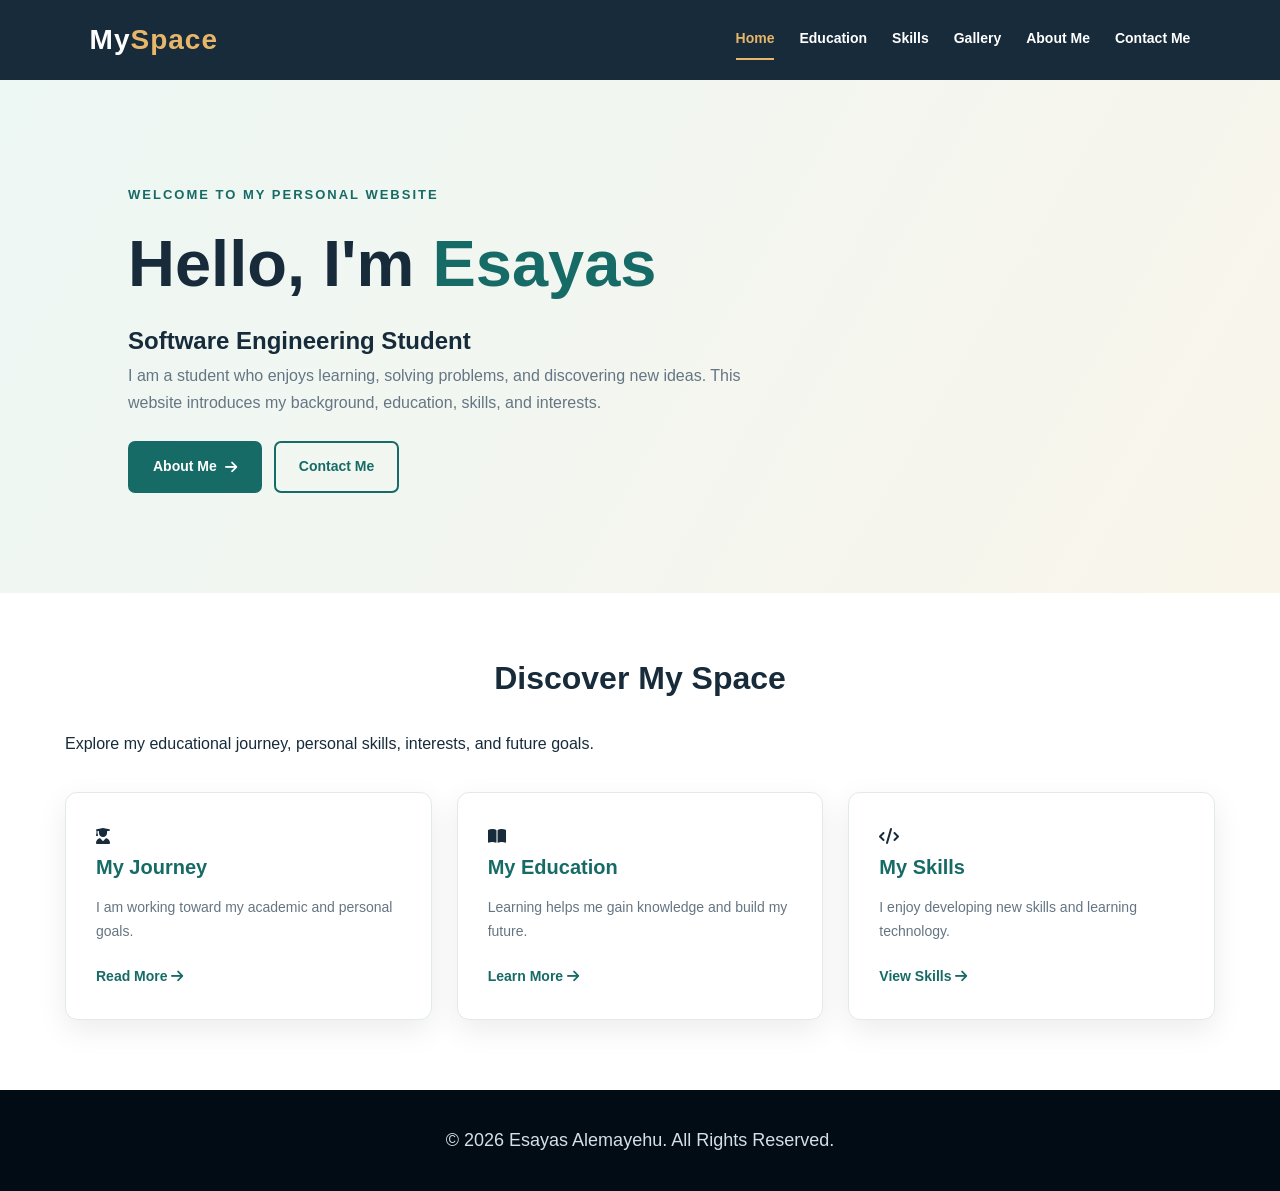
<file: index.html>
<!DOCTYPE html>
<html lang="en">

<head>
    <meta charset="UTF-8">
    <meta name="viewport" content="width=device-width, initial-scale=1.0">

    <title >MySpace |Home</title>

    <link rel="stylesheet" href="style.css">

    <link rel="preconnect" href="https://fonts.googleapis.com">
    <link href="https://fonts.googleapis.com/css2?family=Poppins:wght@300;400;500;600;700;800&display=swap" rel="stylesheet">

    <link rel="stylesheet" href="https://cdnjs.cloudflare.com/ajax/libs/font-awesome/6.5.0/css/all.min.css">
</head>

<body>

<header class="header">

    <a href="index.html" class="logo">
        My<span>Space</span>
    </a>

    <button class="menu-btn" id="menuBtn" aria-label="Open menu">
        <i class="fas fa-bars"></i>
    </button>

    <nav class="nav" id="navMenu">

        <button class="close-btn" id="closeBtn" aria-label="Close menu">
            &times;
        </button>

        <a href="index.html" class="active">Home</a>
        <a href="Education.html">Education</a>
        <a href="skills.html">Skills</a>
        <a href="gallery.html">Gallery</a>
        <a href="about.html">About Me</a>
        <a href="contact.html">Contact Me</a>

    </nav>

</header>


<main>

    <!-- HERO SECTION -->

    <section class="hero">

        <div class="hero-content">

            <p class="subtitle">
                WELCOME TO MY PERSONAL WEBSITE
            </p>

            <h1>
                Hello, I'm <span>Esayas</span>
            </h1>

            <h2>
                Software Engineering Student
            </h2>

            <p>
                I am a student who enjoys learning, solving problems,
                and discovering new ideas. This website introduces
                my background, education, skills, and interests.
            </p>

            <div class="hero-buttons">

                <a href="about.html" class="btn">
                    About Me <i class="fas fa-arrow-right"></i>
                </a>

                <a href="contact.html" class="btn secondary">
                    Contact Me
                </a>

            </div>
<!--
            <div class="social-links">

                <a href="mailto:Esayassoft67@gmail.com">
                    <i class="fas fa-envelope"></i>
                </a>

                <a href="#">
                    <i class="fab fa-telegram"></i>
                </a>

                <a href="#">
                    <i class="fab fa-linkedin"></i>
                </a>

            </div>

            -->

        </div>

        <!--

        <div class="hero-decoration">

            <div class="hero-circle">
                <i class="fas fa-laptop-code"></i>
            </div>

        </div>
-->
    </section>


    <!-- INTRODUCTION -->

    <section class="container">

        <h2 class="section-title">
            Discover My Space
        </h2>

        <p class="section-description">
            Explore my educational journey, personal skills,
            interests, and future goals.
        </p>

        <div class="cards">

            <article class="card">

                <div class="card-icon">
                    <i class="fas fa-user-graduate"></i>
                </div>

                <h3>My Journey</h3>

                <p>
                    I am working toward my academic
                    and personal goals.
                </p>

                <a href="about.html">
                    Read More <i class="fas fa-arrow-right"></i>
                </a>

            </article>


            <article class="card">

                <div class="card-icon">
                    <i class="fas fa-book-open"></i>
                </div>

                <h3>My Education</h3>

                <p>
                    Learning helps me gain knowledge
                    and build my future.
                </p>

                <a href="Education.html">
                    Learn More <i class="fas fa-arrow-right"></i>
                </a>

            </article>


            <article class="card">

                <div class="card-icon">
                    <i class="fas fa-code"></i>
                </div>

                <h3>My Skills</h3>

                <p>
                    I enjoy developing new skills
                    and learning technology.
                </p>

                <a href="skills.html">
                    View Skills <i class="fas fa-arrow-right"></i>
                </a>

            </article>

        </div>

    </section>


    <!-- QUOTE -->
<!--
    <section class="quote">

        <i class="fas fa-quote-left"></i>

        <h2>My Personal Motto</h2>

        <p>
            "Success comes from hard work,
            patience, and consistency."
        </p>

        <span>— Esayas Alemayehu</span>

    </section>
-->
</main>


<footer class="footer">

    <p>
        &copy; 2026 Esayas Alemayehu.
        All Rights Reserved.
    </p>

</footer>


<script src="script.js"></script>

</body>
</html>
</file>
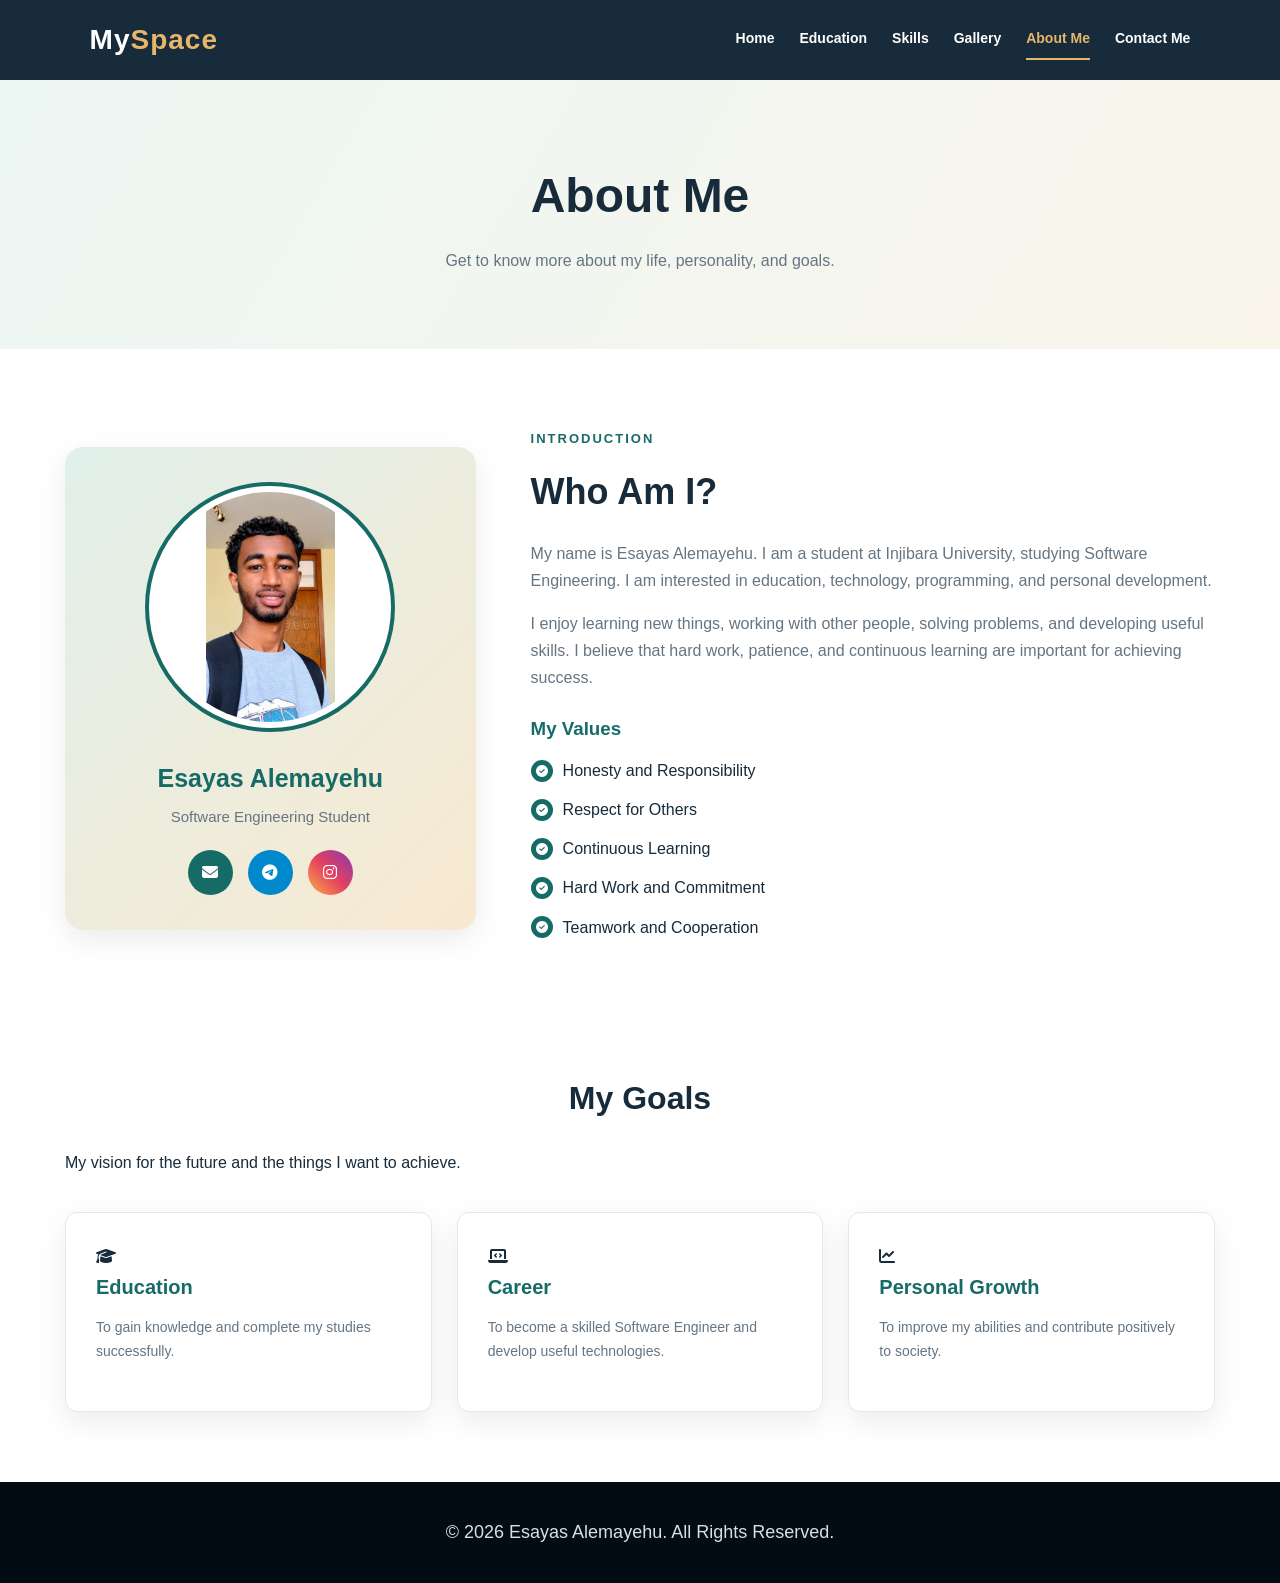
<file: about.html>
<!DOCTYPE html>
<html lang="en">

<head>

    <meta charset="UTF-8">
    <meta name="viewport" content="width=device-width, initial-scale=1.0">

    <title>MySpace |About Me </title>

    <link rel="stylesheet" href="style.css">

    <link rel="stylesheet" href="https://cdnjs.cloudflare.com/ajax/libs/font-awesome/6.5.0/css/all.min.css">

</head>

<body>

<header class="header">

    <a href="index.html" class="logo">
        My<span>Space</span>
    </a>

    <button class="menu-btn" id="menuBtn">
        <i class="fas fa-bars"></i>
    </button>

    <nav class="nav" id="navMenu">

        <button class="close-btn" id="closeBtn">&times;</button>

        <a href="index.html">Home</a>
        <a href="Education.html">Education</a>
        <a href="skills.html">Skills</a>
        <a href="gallery.html">Gallery</a>
        <a href="about.html" class="active">About Me</a>
        <a href="contact.html">Contact Me</a>

    </nav>

</header>


<main>

    <section class="page-header">

        <h1>About Me</h1>

        <p>
            Get to know more about my life, personality, and goals.
        </p>

    </section>


    <!-- ABOUT SECTION -->

    <section class="container about-section">

        <!-- PROFILE IMAGE -->

        <div class="profile-box">

            <div class="profile-image">

                <img src="esayas.jpg"
                     alt="Esayas Alemayehu">

            </div>

            <h2>Esayas Alemayehu</h2>

            <p>Software Engineering Student</p>

            <div class="profile-social">

                <a href="mailto:Esayassoft67@gmail.com">
                    <i class="fas fa-envelope"></i>
                </a>

               <a href="https://t.me/esayas67" target="_blank">
                <i class="fab fa-telegram"></i>
           </a>

                <a href="https://www.instagram.com/esayas621/" target="_blank">
          <i class="fab fa-instagram"></i>
         </a>

            </div>

        </div>


        <!-- ABOUT TEXT -->

        <article class="about-text">

            <span class="small-heading">INTRODUCTION</span>

            <h2>Who Am I?</h2>

            <p>
                My name is Esayas Alemayehu. I am a student at
                Injibara University, studying Software Engineering.

                I am interested in education, technology,
                programming, and personal development.
            </p>

            <p>
                I enjoy learning new things, working with other
                people, solving problems, and developing useful
                skills.

                I believe that hard work, patience, and continuous
                learning are important for achieving success.
            </p>

            <h3>My Values</h3>

            <ul class="values-list">

                <li>
                    <i class="fas fa-check-circle"></i>
                    Honesty and Responsibility
                </li>

                <li>
                    <i class="fas fa-check-circle"></i>
                    Respect for Others
                </li>

                <li>
                    <i class="fas fa-check-circle"></i>
                    Continuous Learning
                </li>

                <li>
                    <i class="fas fa-check-circle"></i>
                    Hard Work and Commitment
                </li>

                <li>
                    <i class="fas fa-check-circle"></i>
                    Teamwork and Cooperation
                </li>

            </ul>

        </article>

    </section>


    <!-- GOALS -->

    <section class="container">

        <h2 class="section-title">My Goals</h2>

        <p class="section-description">
            My vision for the future and the things I want to achieve.
        </p>

        <div class="cards">

            <article class="card">

                <div class="card-icon">
                    <i class="fas fa-graduation-cap"></i>
                </div>

                <h3>Education</h3>

                <p>
                    To gain knowledge and complete my studies successfully.
                </p>

            </article>


            <article class="card">

                <div class="card-icon">
                    <i class="fas fa-laptop-code"></i>
                </div>

                <h3>Career</h3>

                <p>
                    To become a skilled Software Engineer
                    and develop useful technologies.
                </p>

            </article>


            <article class="card">

                <div class="card-icon">
                    <i class="fas fa-chart-line"></i>
                </div>

                <h3>Personal Growth</h3>

                <p>
                    To improve my abilities and contribute
                    positively to society.
                </p>

            </article>

        </div>

    </section>

</main>


<footer class="footer">

    <p>
        &copy; 2026 Esayas Alemayehu. All Rights Reserved.
    </p>

</footer>


<script src="script.js"></script>

</body>
</html>
</file>
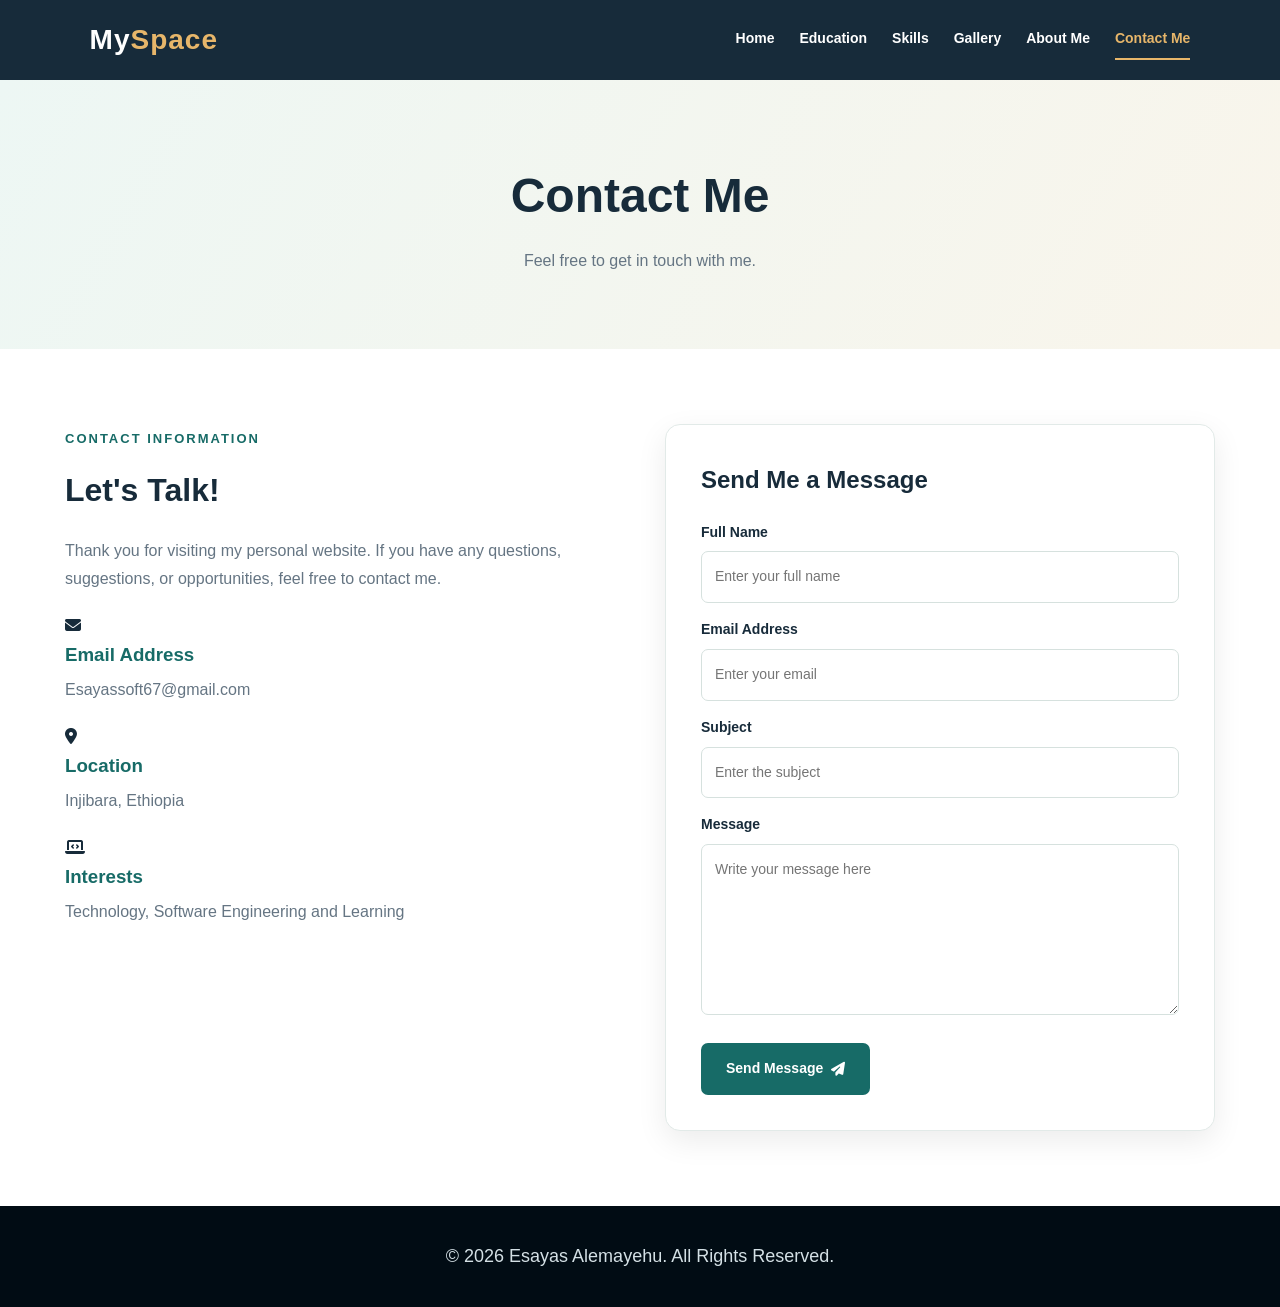
<file: contact.html>
<!DOCTYPE html>
<html lang="en">

<head>

    <meta charset="UTF-8">
    <meta name="viewport" content="width=device-width, initial-scale=1.0">

    <title>MySpace |Contact Me </title>

    <link rel="stylesheet" href="style.css">

    <link rel="stylesheet" href="https://cdnjs.cloudflare.com/ajax/libs/font-awesome/6.5.0/css/all.min.css">

</head>

<body>

<header class="header">

    <a href="index.html" class="logo">My<span>Space</span></a>

    <button class="menu-btn" id="menuBtn">
        <i class="fas fa-bars"></i>
    </button>

    <nav class="nav" id="navMenu">

        <button class="close-btn" id="closeBtn">&times;</button>

        <a href="index.html">Home</a>
        <a href="Education.html">Education</a>
        <a href="skills.html">Skills</a>
        <a href="gallery.html">Gallery</a>
        <a href="about.html">About Me</a>
        <a href="contact.html" class="active">Contact Me</a>

    </nav>

</header>


<main>

    <section class="page-header">

        <h1>Contact Me</h1>

        <p>Feel free to get in touch with me.</p>

    </section>


    <section class="container contact-layout">


        <article class="contact-info">

            <span class="small-heading">CONTACT INFORMATION</span>

            <h2>Let's Talk!</h2>

            <p>
                Thank you for visiting my personal website.
                If you have any questions, suggestions,
                or opportunities, feel free to contact me.
            </p>


            <div class="contact-detail">

                <i class="fas fa-envelope"></i>

                <div>

                    <h3>Email Address</h3>

                    <p>Esayassoft67@gmail.com</p>

                </div>

            </div>


            <div class="contact-detail">

                <i class="fas fa-location-dot"></i>

                <div>

                    <h3>Location</h3>

                    <p>Injibara, Ethiopia</p>

                </div>

            </div>


            <div class="contact-detail">

                <i class="fas fa-laptop-code"></i>

                <div>

                    <h3>Interests</h3>

                    <p>Technology, Software Engineering and Learning</p>

                </div>

            </div>

        </article>


        <form class="contact-form"
              action="mailto:Esayassoft67@gmail.com"
              method="post"
              enctype="text/plain">

            <h2>Send Me a Message</h2>


            <label for="name">Full Name</label>

            <input type="text"
                   id="name"
                   name="Name"
                   placeholder="Enter your full name"
                   required>


            <label for="email">Email Address</label>

            <input type="email"
                   id="email"
                   name="Email"
                   placeholder="Enter your email"
                   required>


            <label for="subject">Subject</label>

            <input type="text"
                   id="subject"
                   name="Subject"
                   placeholder="Enter the subject"
                   required>


            <label for="message">Message</label>

            <textarea id="message"
                      name="Message"
                      rows="6"
                      placeholder="Write your message here"
                      required></textarea>


            <button type="submit" class="btn" onclick="alert('Your are secussfuly sent!')">

                Send Message <i class="fas fa-paper-plane"></i>

            </button>

        </form>

    </section>

</main>


<footer class="footer">

    <p>&copy; 2026 Esayas Alemayehu. All Rights Reserved.</p>

</footer>


<script src="script.js"></script>

</body>
</html>
</file>
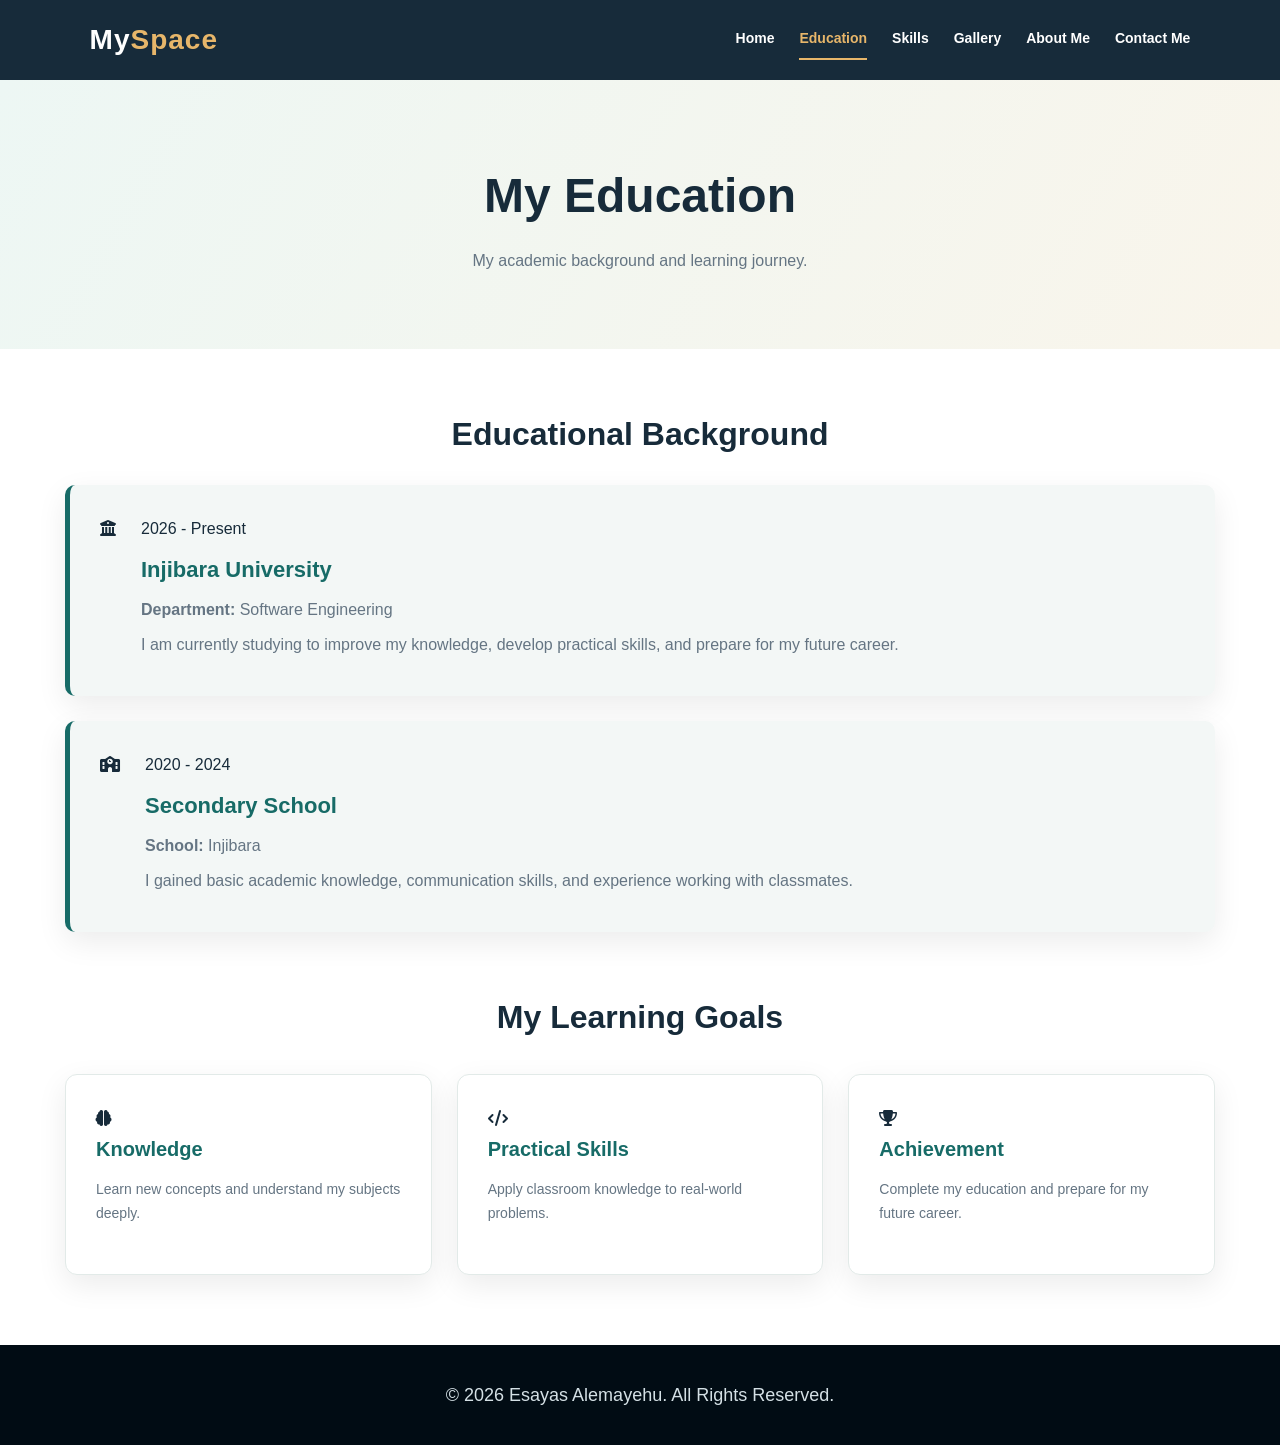
<file: Education.html>
<!DOCTYPE html>
<html lang="en">

<head>

    <meta charset="UTF-8">
    <meta name="viewport" content="width=device-width, initial-scale=1.0">

    <title>MySpace |Education  </title>

    <link rel="stylesheet" href="style.css">

    <link rel="stylesheet" href="https://cdnjs.cloudflare.com/ajax/libs/font-awesome/6.5.0/css/all.min.css">

</head>

<body>

<header class="header">

    <a href="index.html" class="logo">My<span>Space</span></a>

    <button class="menu-btn" id="menuBtn">
        <i class="fas fa-bars"></i>
    </button>

    <nav class="nav" id="navMenu">

        <button class="close-btn" id="closeBtn">&times;</button>

        <a href="index.html">Home</a>
        <a href="Education.html" class="active">Education</a>
        <a href="skills.html">Skills</a>
        <a href="gallery.html">Gallery</a>
        <a href="about.html">About Me</a>
        <a href="contact.html">Contact Me</a>

    </nav>

</header>


<main>

    <section class="page-header">

        <h1>My Education</h1>

        <p>My academic background and learning journey.</p>

    </section>


    <section class="container">

        <h2 class="section-title">Educational Background</h2>

        <div class="education-item">

            <div class="education-icon">
                <i class="fas fa-university"></i>
            </div>

            <div>

                <span class="education-date">2026 - Present</span>

                <h3>Injibara University</h3>

                <p><strong>Department:</strong> Software Engineering</p>

                <p>
                    I am currently studying to improve my knowledge,
                    develop practical skills, and prepare for my
                    future career.
                </p>

            </div>

        </div>


        <div class="education-item">

            <div class="education-icon">
                <i class="fas fa-school"></i>
            </div>

            <div>

                <span class="education-date">2020 - 2024</span>

                <h3>Secondary School</h3>

                <p><strong>School:</strong> Injibara</p>

                <p>
                    I gained basic academic knowledge,
                    communication skills, and experience
                    working with classmates.
                </p>

            </div>

        </div>

    </section>


    <section class="container">

        <h2 class="section-title">My Learning Goals</h2>

        <div class="cards">

            <article class="card">

                <div class="card-icon">
                    <i class="fas fa-brain"></i>
                </div>

                <h3>Knowledge</h3>

                <p>
                    Learn new concepts and understand
                    my subjects deeply.
                </p>

            </article>


            <article class="card">

                <div class="card-icon">
                    <i class="fas fa-code"></i>
                </div>

                <h3>Practical Skills</h3>

                <p>
                    Apply classroom knowledge
                    to real-world problems.
                </p>

            </article>


            <article class="card">

                <div class="card-icon">
                    <i class="fas fa-trophy"></i>
                </div>

                <h3>Achievement</h3>

                <p>
                    Complete my education and prepare
                    for my future career.
                </p>

            </article>

        </div>

    </section>

</main>


<footer class="footer">

    <p>&copy; 2026 Esayas Alemayehu. All Rights Reserved.</p>

</footer>


<script src="script.js"></script>

</body>
</html>
</file>
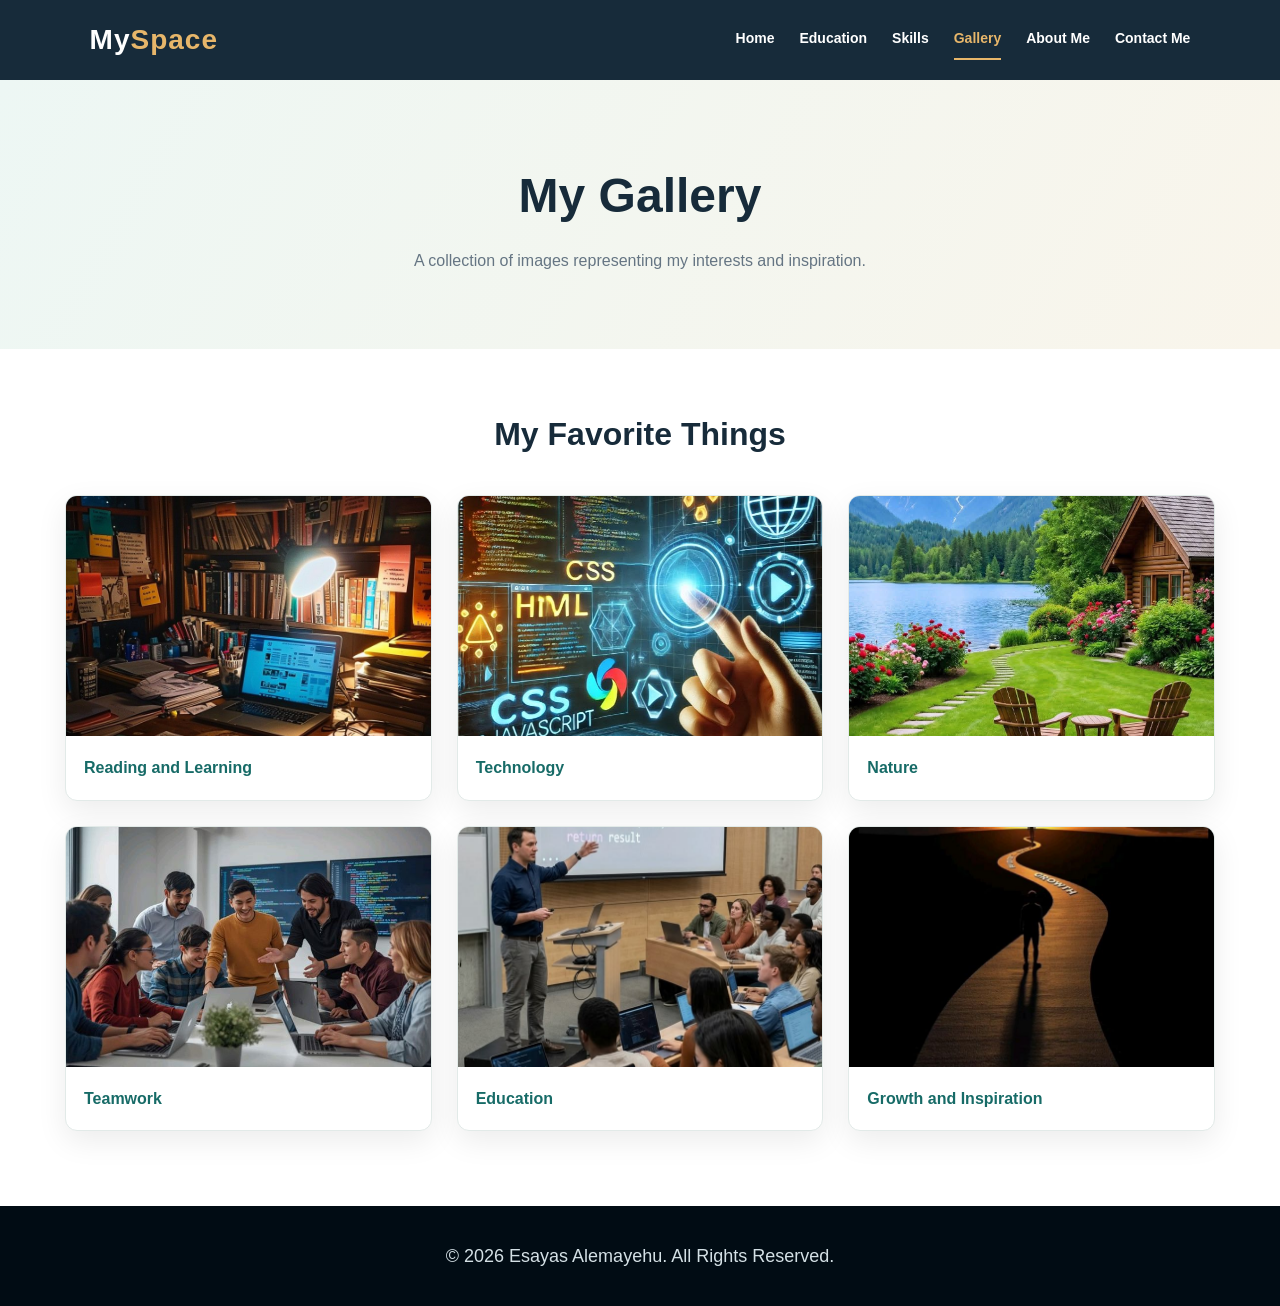
<file: gallery.html>
<!DOCTYPE html>
<html lang="en">

<head>

    <meta charset="UTF-8">
    <meta name="viewport" content="width=device-width, initial-scale=1.0">

    <title>MySpace |Gallery </title>

    <link rel="stylesheet" href="style.css">

    <link rel="stylesheet" href="https://cdnjs.cloudflare.com/ajax/libs/font-awesome/6.5.0/css/all.min.css">

</head>

<body>

<header class="header">

    <a href="index.html" class="logo">My<span>Space</span></a>

    <button class="menu-btn" id="menuBtn">
        <i class="fas fa-bars"></i>
    </button>

    <nav class="nav" id="navMenu">

        <button class="close-btn" id="closeBtn">&times;</button>

        <a href="index.html">Home</a>
        <a href="Education.html">Education</a>
        <a href="skills.html">Skills</a>
        <a href="gallery.html" class="active">Gallery</a>
        <a href="about.html">About Me</a>
        <a href="contact.html">Contact Me</a>

    </nav>

</header>


<main>

    <section class="page-header">

        <h1>My Gallery</h1>

        <p>
            A collection of images representing my interests and inspiration.
        </p>

    </section>


    <section class="container">

        <h2 class="section-title">My Favorite Things</h2>

        <div class="gallery">

            <figure>

                <img src="reading and learning.jpg"
                     alt="Reading and learning">

                <figcaption>Reading and Learning</figcaption>

            </figure>


            <figure>

                <img src="technology.jpg"
                     alt="Technology">

                <figcaption>Technology</figcaption>

            </figure>


            <figure>

                <img src="nature.jpg"
                     alt="Nature">

                <figcaption>Nature</figcaption>

            </figure>


            <figure>

                <img src="teamwork.jpg"
                     alt="Teamwork">

                <figcaption>Teamwork</figcaption>

            </figure>


            <figure>

                <img src="education.jpg"
                     alt="Education">

                <figcaption>Education</figcaption>

            </figure>


            <figure>

                <img src="growth and inspir.jpg"
                     alt="Growth and inspiration">

                <figcaption>Growth and Inspiration</figcaption>

            </figure>

        </div>

    </section>

</main>


<footer class="footer">

    <p>&copy; 2026 Esayas Alemayehu. All Rights Reserved.</p>

</footer>


<script src="script.js"></script>

</body>
</html>
</file>
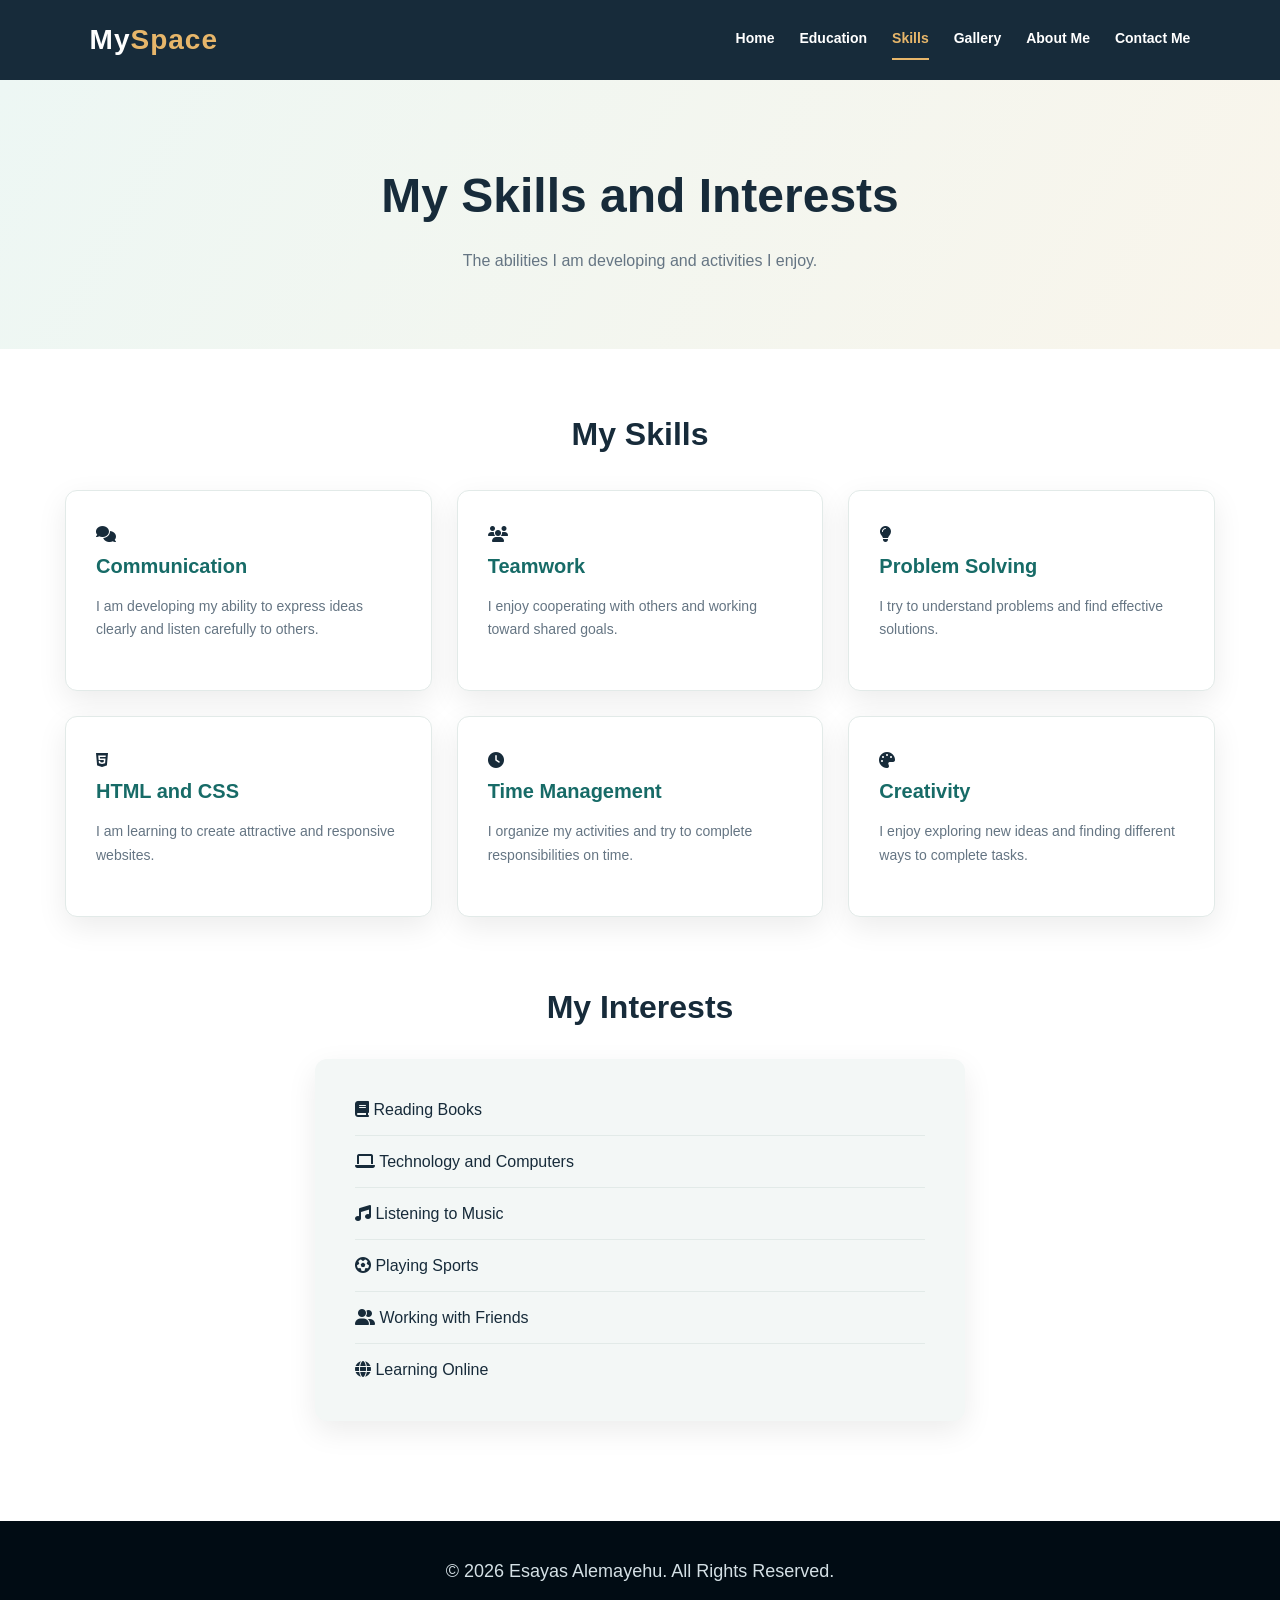
<file: skills.html>
<!DOCTYPE html>
<html lang="en">

<head>

    <meta charset="UTF-8">
    <meta name="viewport" content="width=device-width, initial-scale=1.0">

    <title>MySpace |Skills </title>

    <link rel="stylesheet" href="style.css">

    <link rel="stylesheet" href="https://cdnjs.cloudflare.com/ajax/libs/font-awesome/6.5.0/css/all.min.css">

</head>

<body>

<header class="header">

    <a href="index.html" class="logo">My<span>Space</span></a>

    <button class="menu-btn" id="menuBtn">
        <i class="fas fa-bars"></i>
    </button>

    <nav class="nav" id="navMenu">

        <button class="close-btn" id="closeBtn">&times;</button>

        <a href="index.html">Home</a>
        <a href="Education.html">Education</a>
        <a href="skills.html" class="active">Skills</a>
        <a href="gallery.html">Gallery</a>
        <a href="about.html">About Me</a>
        <a href="contact.html">Contact Me</a>

    </nav>

</header>


<main>

    <section class="page-header">

        <h1>My Skills and Interests</h1>

        <p>The abilities I am developing and activities I enjoy.</p>

    </section>


    <section class="container">

        <h2 class="section-title">My Skills</h2>

        <div class="cards">

            <article class="card">

                <div class="card-icon">
                    <i class="fas fa-comments"></i>
                </div>

                <h3>Communication</h3>

                <p>
                    I am developing my ability to express ideas
                    clearly and listen carefully to others.
                </p>

            </article>


            <article class="card">

                <div class="card-icon">
                    <i class="fas fa-users"></i>
                </div>

                <h3>Teamwork</h3>

                <p>
                    I enjoy cooperating with others and
                    working toward shared goals.
                </p>

            </article>


            <article class="card">

                <div class="card-icon">
                    <i class="fas fa-lightbulb"></i>
                </div>

                <h3>Problem Solving</h3>

                <p>
                    I try to understand problems and
                    find effective solutions.
                </p>

            </article>


            <article class="card">

                <div class="card-icon">
                    <i class="fab fa-html5"></i>
                </div>

                <h3>HTML and CSS</h3>

                <p>
                    I am learning to create attractive
                    and responsive websites.
                </p>

            </article>


            <article class="card">

                <div class="card-icon">
                    <i class="fas fa-clock"></i>
                </div>

                <h3>Time Management</h3>

                <p>
                    I organize my activities and try
                    to complete responsibilities on time.
                </p>

            </article>


            <article class="card">

                <div class="card-icon">
                    <i class="fas fa-palette"></i>
                </div>

                <h3>Creativity</h3>

                <p>
                    I enjoy exploring new ideas and
                    finding different ways to complete tasks.
                </p>

            </article>

        </div>

    </section>


    <section class="container interests">

        <h2 class="section-title">My Interests</h2>

        <ul>

            <li><i class="fas fa-book"></i> Reading Books</li>

            <li><i class="fas fa-laptop"></i> Technology and Computers</li>

            <li><i class="fas fa-music"></i> Listening to Music</li>

            <li><i class="fas fa-futbol"></i> Playing Sports</li>

            <li><i class="fas fa-user-group"></i> Working with Friends</li>

            <li><i class="fas fa-globe"></i> Learning Online</li>

        </ul>

    </section>

</main>


<footer class="footer">

    <p>&copy; 2026 Esayas Alemayehu. All Rights Reserved.</p>

</footer>


<script src="script.js"></script>

</body>
</html>
</file>
<file: style.css>
/* =====================================================
   MYSPACE - PERSONAL PORTFOLIO WEBSITE
   Developed by Esayas Alemayehu
   Professional Responsive Design
===================================================== */

/* 1. GLOBAL SETTINGS */

* {
    margin: 0;
    padding: 0;
    box-sizing: border-box;
}

:root {
    --primary: #176b67;
    --primary-dark: #104f4c;
    --accent: #e7b66a;
    --text: #172b3a;
    --muted: #657583;
    --background: #ffffff;
    --light: #f3f7f6;
    --border: #e2eae8;
    --shadow: 0 10px 30px rgba(0, 0, 0, 0.08);
}

html {
    scroll-behavior: smooth;
}

body {
    min-height: 100vh;
    font-family: Arial, Helvetica, sans-serif;
    line-height: 1.7;
    color: var(--text);
    background: var(--background);
    overflow-x: hidden;
    padding-top: 80px;
}

a {
    text-decoration: none;
    color: inherit;
}

button,
input,
textarea {
    font: inherit;
}

img {
    max-width: 100%;
}

.container,
.contianer {
    width: 90%;
    max-width: 1150px;
    margin: 0 auto;
}


/* =====================================================
   2. HEADER AND NAVIGATION
===================================================== */

.header {
    width: 100%;
    min-height: 80px;
    padding: 15px 7%;
    background: #172b3a;

    display: flex;
    justify-content: space-between;
    align-items: center;
    gap: 25px;

    /* Fixed header - does not scroll */
    position: fixed;
    top: 0;
    left: 0;
    right: 0;
    z-index: 1000;
}

.lh,
.logo {
    display: inline-block;
    color: white;
    font-size: 28px;
    font-weight: 800;
    letter-spacing: 1px;
    white-space: nowrap;
}

.lh span,
.logo span {
    color: var(--accent);
}

.lh:hover,
.logo:hover {
    color: var(--accent);
}

.nav {
    display: flex;
    align-items: center;
    justify-content: flex-end;
    gap: 25px;
}

.nav a {
    color: white;
    font-size: 14px;
    font-weight: 600;
    padding: 7px 0;
    border-bottom: 2px solid transparent;
    transition: 0.3s;
}

.nav a:hover,
.nav a.active {
    color: var(--accent);
    border-bottom-color: var(--accent);
}

.menu-btn,
.close-btn {
    display: none;
    background: transparent;
    border: none;
    color: white;
    font-size: 28px;
    cursor: pointer;
}


/* =====================================================
   3. HOME PAGE
===================================================== */

.hero {
    min-height: 500px;
    padding: 100px 10%;

    display: flex;
    justify-content: space-between;
    align-items: center;
    gap: 40px;

    background: linear-gradient(
        120deg,
        #edf7f4,
        #f9f5eb
    );
}

.subtitle,
.small-heading {
    display: inline-block;
    color: var(--primary);
    font-size: 13px;
    font-weight: 700;
    letter-spacing: 2px;
}

.hero h1 {
    font-size: clamp(38px, 6vw, 65px);
    line-height: 1.2;
    margin: 18px 0;
    font-weight: 800;
}

.hero h1 span {
    color: var(--primary);
}

.hero p:not(.subtitle) {
    max-width: 650px;
    color: var(--muted);
    margin-bottom: 25px;
}

.hero-buttons {
    display: flex;
    flex-wrap: wrap;
    gap: 12px;
}


/* =====================================================
   4. BUTTONS
===================================================== */

.btn {
    display: inline-flex;
    align-items: center;
    justify-content: center;
    gap: 8px;

    padding: 12px 23px;

    background: var(--primary);
    color: white;

    border: 2px solid var(--primary);
    border-radius: 7px;

    font-size: 14px;
    font-weight: 600;

    cursor: pointer;
    transition: 0.3s;
}

.btn:hover {
    background: var(--primary-dark);
    border-color: var(--primary-dark);
    transform: translateY(-3px);
}

.btn.secondary {
    color: var(--primary);
    background: transparent;
}

.btn.secondary:hover {
    color: white;
    background: var(--primary);
}


/* =====================================================
   5. SECTION HEADINGS
===================================================== */

.section-title {
    margin: 65px 0 30px;
    text-align: center;
    font-size: 32px;
    line-height: 1.3;
}

.page-header {
    padding: 75px 5%;
    text-align: center;

    background: linear-gradient(
        120deg,
        #edf7f4,
        #f9f5eb
    );
}

.page-header h1 {
    margin-bottom: 10px;
    font-size: clamp(32px, 5vw, 48px);
}

.page-header p {
    color: var(--muted);
}


/* =====================================================
   6. CARDS
===================================================== */

.cards {
    display: grid;
    grid-template-columns: repeat(3, minmax(0, 1fr));
    gap: 25px;
    margin: 35px 0 70px;
}

.card {
    padding: 30px;

    background: white;
    border: 1px solid var(--border);
    border-radius: 12px;

    box-shadow: var(--shadow);
    transition: 0.3s;
}

.card:hover {
    transform: translateY(-7px);
    border-color: var(--primary);
}

.card h3 {
    margin-bottom: 12px;
    color: var(--primary);
    font-size: 20px;
}

.card p {
    margin-bottom: 18px;
    color: var(--muted);
    font-size: 14px;
}

.card a {
    color: var(--primary);
    font-size: 14px;
    font-weight: 700;
}

.card a:hover {
    color: var(--primary-dark);
    text-decoration: underline;
}


/* =====================================================
   7. QUOTE SECTION
===================================================== */

.quote {
    padding: 65px 7%;
    text-align: center;
    color: white;
    background: #172b3a;
}

.quote h2 {
    margin-bottom: 15px;
}

.quote p {
    margin-bottom: 15px;
    font-size: clamp(17px, 3vw, 24px);
    font-style: italic;
    transition: 0.3s;
}

.quote p:hover {
    color: var(--accent);
}


/* =====================================================
   8. ABOUT PAGE
===================================================== */

.about-section {
    display: grid;

    grid-template-columns:
        minmax(280px, 0.9fr)
        minmax(0, 1.5fr);

    align-items: center;
    gap: 55px;

    padding-top: 75px;
    padding-bottom: 60px;
}


/* PROFILE CARD */

.profile-box {
    padding: 35px 25px;

    text-align: center;

    background: linear-gradient(
        135deg,
        #e1f0eb,
        #f8e9d0
    );

    border-radius: 18px;
    box-shadow: var(--shadow);

    transition: 0.3s;
}

.profile-box:hover {
    transform: translateY(-5px);
}


/* CIRCULAR PROFILE IMAGE */

.profile-image {
    width: 250px;
    height: 250px;

    aspect-ratio: 1 / 1;

    margin: 0 auto 25px;
    padding: 6px;

    overflow: hidden;
    flex-shrink: 0;

    border: 4px solid var(--primary);
    border-radius: 50%;

    background: white;
}

.profile-image img {
    display: block;

    width: 100%;
    height: 100%;

    border-radius: 50%;

    object-fit: contain;
    object-position: center;

    background: white;
}


/* PROFILE NAME */

.profile-box h2 {
    margin-bottom: 5px;
    color: var(--primary);
    font-size: 25px;
}

.profile-box p {
    color: var(--muted);
    font-size: 15px;
}


/* SOCIAL MEDIA ICONS */

.profile-social {
    display: flex;
    justify-content: center;
    align-items: center;
    gap: 15px;
    margin-top: 20px;
}

.profile-social a {
    width: 45px;
    height: 45px;

    display: flex;
    align-items: center;
    justify-content: center;

    color: white;
    background: var(--primary);

    border-radius: 50%;
    transition: 0.3s;
}

.profile-social a:hover {
    background: var(--primary-dark);
    transform: translateY(-4px);
}


/* INSTAGRAM AND TELEGRAM BRAND BACKGROUNDS */

.profile-social a:has(.fa-instagram) {
    background: linear-gradient(
        45deg,
        #FCAF45,
        #E4405F,
        #833AB4
    );
    color: #ffffff;
}

.profile-social a:has(.fa-telegram) {
    background: #0088CC;
    color: #ffffff;
}

.profile-social a:has(.fa-instagram):hover,
.profile-social a:has(.fa-telegram):hover {
    filter: brightness(1.08);
    transform: translateY(-4px) scale(1.08);
}


/* ABOUT TEXT */

.about-text h2 {
    margin: 10px 0 18px;
    color: var(--text);
    font-size: 36px;
}

.about-text h3 {
    margin: 22px 0 12px;
    color: var(--primary);
}

.about-text p {
    margin-bottom: 15px;
    color: var(--muted);
}


/* MY VALUES */

.values-list {
    list-style: none;
}

.values-list li {
    display: flex;
    align-items: center;
    gap: 10px;
    margin-bottom: 12px;
}

.values-list i {
    width: 22px;
    height: 22px;

    display: inline-flex;
    align-items: center;
    justify-content: center;

    flex: 0 0 22px;

    color: white;
    background: var(--primary);

    border-radius: 50%;
    font-size: 12px;
}


/* =====================================================
   9. EDUCATION PAGE
===================================================== */

.education-item {
    display: flex;
    align-items: flex-start;
    gap: 25px;

    margin: 25px 0;
    padding: 30px;

    background: var(--light);

    border-left: 5px solid var(--primary);
    border-radius: 10px;

    box-shadow: var(--shadow);
}

.education-item h3 {
    margin: 8px 0;
    color: var(--primary);
    font-size: 22px;
}

.education-item p {
    margin-bottom: 8px;
    color: var(--muted);
}


/* =====================================================
   10. SKILLS AND INTERESTS
===================================================== */

.interests {
    padding-bottom: 70px;
}

.interests ul {
    max-width: 650px;
    margin: 30px auto;
    padding: 25px 40px;

    background: var(--light);
    border-radius: 12px;

    box-shadow: var(--shadow);
    list-style: none;
}

.interests li {
    padding: 12px 0;
    border-bottom: 1px solid var(--border);
}

.interests li:last-child {
    border-bottom: none;
}


/* =====================================================
   11. GALLERY PAGE
===================================================== */

.gallery {
    display: grid;

    grid-template-columns:
        repeat(3, minmax(0, 1fr));

    gap: 25px;
    margin: 40px 0 75px;
}

.gallery figure {
    overflow: hidden;

    background: white;
    border: 1px solid var(--border);
    border-radius: 12px;

    box-shadow: var(--shadow);
    transition: 0.3s;
}

.gallery figure:hover {
    transform: translateY(-7px);
}

.gallery img {
    display: block;

    width: 100%;
    height: 240px;

    object-fit: cover;
    transition: transform 0.5s;
}

.gallery figure:hover img {
    transform: scale(1.06);
}

.gallery figcaption {
    padding: 18px;
    color: var(--primary);
    font-weight: 600;
}


/* =====================================================
   12. CONTACT PAGE
===================================================== */

.contact-layout {
    display: grid;
    grid-template-columns: 1fr 1fr;
    gap: 50px;

    padding-top: 75px;
    padding-bottom: 75px;
}

.contact-info h2 {
    margin: 12px 0 20px;
    font-size: 32px;
}

.contact-info p {
    margin-bottom: 20px;
    color: var(--muted);
}

.contact-info h3 {
    margin-bottom: 5px;
    color: var(--primary);
}


/* CONTACT FORM */

.contact-form {
    padding: 35px;

    background: white;
    border: 1px solid var(--border);
    border-radius: 15px;

    box-shadow: var(--shadow);
}

.contact-form h2 {
    margin-bottom: 20px;
}

.contact-form label {
    display: block;
    margin: 15px 0 7px;
    font-size: 14px;
    font-weight: 600;
}

.contact-form input,
.contact-form textarea {
    width: 100%;
    padding: 13px;

    color: var(--text);
    background: white;

    border: 1px solid #d6e1de;
    border-radius: 7px;

    outline: none;
    font-size: 14px;

    transition: 0.3s;
}

.contact-form input:focus,
.contact-form textarea:focus {
    border-color: var(--primary);

    box-shadow:
        0 0 0 3px rgba(23, 107, 103, 0.1);
}

.contact-form textarea {
    min-height: 140px;
    resize: vertical;
}

.contact-form button {
    margin-top: 20px;
}


/* =====================================================
   13. FOOTER
===================================================== */

.footer {
    padding: 30px 7%;

    color: white;
    background: #010c14;

    text-align: center;
}

.footer p {
    margin: 5px 0;
    color: #d4e0e5;
    font-size: 18px;
}


/* =====================================================
   14. ANIMATIONS
===================================================== */

@keyframes fadeUp {
    from {
        opacity: 0;
        transform: translateY(30px);
    }

    to {
        opacity: 1;
        transform: translateY(0);
    }
}


/* =====================================================
   15. TABLET RESPONSIVE DESIGN
===================================================== */

@media (max-width: 900px) {

    .header {
        padding: 15px 5%;
    }

    .nav {
        gap: 15px;
    }

    .nav a {
        font-size: 12px;
    }

    .hero {
        padding: 80px 6%;
    }

    .cards {
        grid-template-columns:
            repeat(2, minmax(0, 1fr));
    }

    .about-section {
        gap: 30px;
    }

    .gallery {
        grid-template-columns:
            repeat(2, minmax(0, 1fr));
    }
}


/* =====================================================
   16. MOBILE NAVIGATION
===================================================== */

@media (max-width: 768px) {

    .header {
        min-height: 75px;

        flex-direction: row;
        justify-content: space-between;
        align-items: center;
    }

    .menu-btn {
        display: block;
        margin-left: auto;
        padding: 5px 10px;
    }

    .nav {
        position: fixed;

        top: 0;
        right: -100%;

        width: 280px;
        max-width: 85%;
        height: 100vh;

        padding: 85px 35px 30px;

        display: flex;
        flex-direction: column;
        align-items: flex-start;
        gap: 25px;

        background: #172b3a;

        transition: right 0.35s ease;
        z-index: 1000;
    }

    .nav.active {
        right: 0;
    }

    .nav a {
        color: white;
        font-size: 15px;
    }

    .close-btn {
        display: block;

        position: absolute;
        top: 20px;
        right: 25px;

        font-size: 32px;
    }

    .hero {
        padding: 75px 7%;
    }

    .about-section,
    .contact-layout {
        grid-template-columns: 1fr;
    }

    .profile-box {
        width: 100%;
        max-width: 450px;
        margin: 0 auto;
    }
}


/* =====================================================
   17. SMALL MOBILE RESPONSIVE DESIGN
===================================================== */

@media (max-width: 500px) {

    .hero {
        padding: 60px 6%;
    }

    .hero h1 {
        font-size: 39px;
    }

    .cards,
    .gallery {
        grid-template-columns: 1fr;
    }

    .section-title {
        font-size: 26px;
    }

    .contact-form {
        padding: 22px;
    }

    .profile-image {
        width: 210px;
        height: 210px;
    }

    .education-item {
        flex-direction: column;
    }

    .quote {
        padding: 50px 6%;
    }

    .about-text h2 {
        font-size: 30px;
    }

    .interests ul {
        padding: 20px 25px;
    }
}


/* =====================================================
   18. ACCESSIBILITY
===================================================== */

@media (prefers-reduced-motion: reduce) {

    html {
        scroll-behavior: auto;
    }

    *,
    *::before,
    *::after {
        animation-duration: 0.01ms !important;
        transition-duration: 0.01ms !important;
    }
}
</file>
